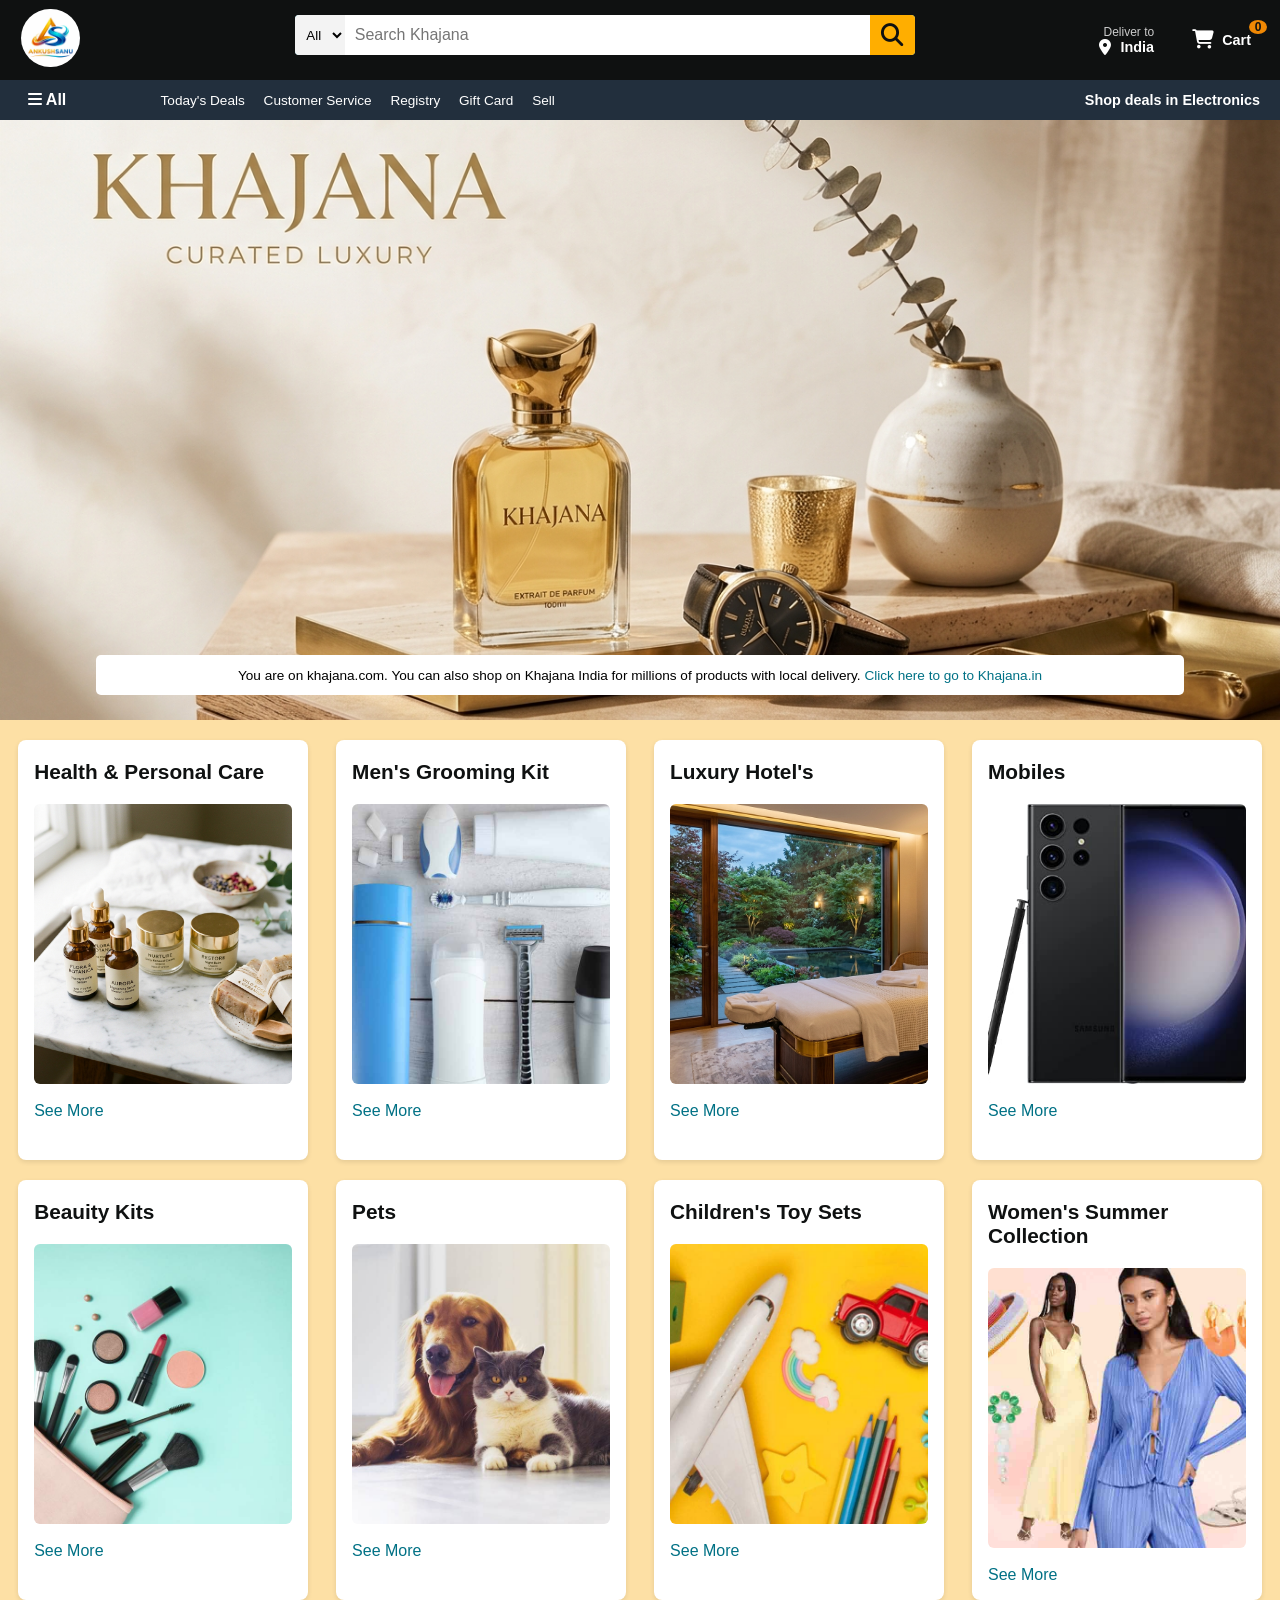
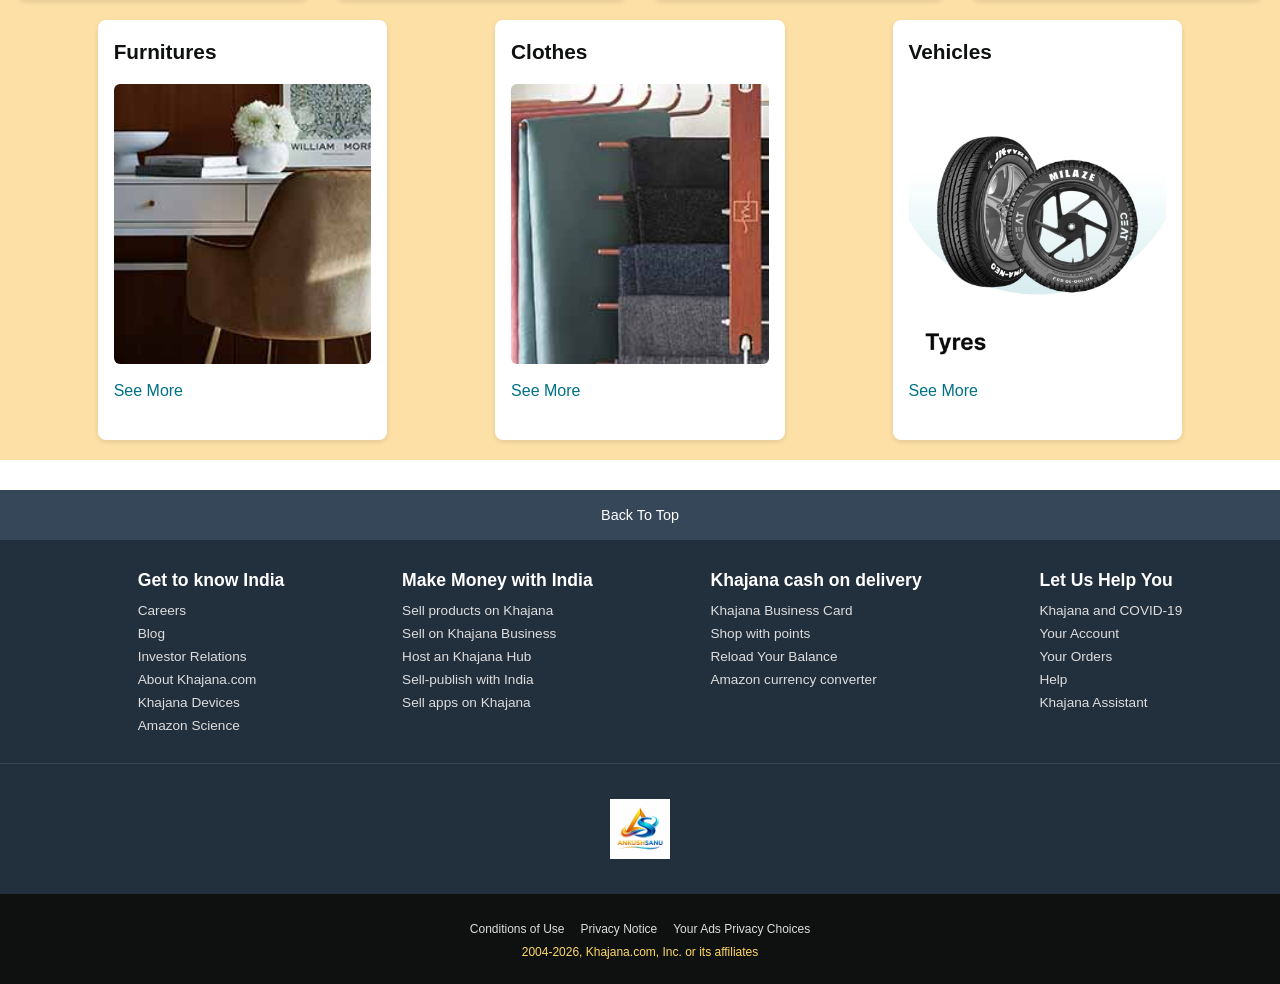
<file: index.html>
<!DOCTYPE html>
<html lang="en">
    <head>
        <meta charset="UTF-8">
        <meta http-equiv="X-UA-Compatible" content="If=edge">
        <meta name="viewport" content="width=device-width, initial-scale=1.0">
        <meta name="google-site-verification" content="YveVI8qafXAn0iW12IzyN6Q8bIkjZqe2Y7-ddtSnkNc" />
        <title>Khajana-Online Shoping Site</title>
        <link rel="stylesheet" href="https://cdnjs.cloudflare.com/ajax/libs/font-awesome/6.4.0/css/all.min.css"/>
    <link rel="stylesheet" href="style.css">
</head>
<body>
    <header>
        <!-- Navbar: Logo left, Search middle, Address+Cart right -->
        <div class="navbar">
            <!-- Left: Logo -->
            <div class="nav-logo border">
                <div class="logo">
                    <img src="logo.jpg" alt="Khajana Logo">
                </div>
            </div>

            <!-- Center: Search bar -->
            <div class="nav-search">
                <select class="search-select">
                    <option>All</option>
                </select>
                <input placeholder="Search Khajana" class="search-input">
                <div class="search-icon">
                    <i class="fa-solid fa-magnifying-glass"></i>
                </div>
                
            </div>

            <!-- Right: Address + Cart -->
            <div class="nav-right">
                <div class="nav-address border">
                    <p class="add-first">Deliver to</p>
                    <div class="add-icon">
                        <i class="fa-solid fa-location-dot"></i>
                        <p class="add-second">India</p>
                    </div>
                </div>
                <div class="nav-cart border">
                    <i class="fa-solid fa-cart-shopping"></i>
                    <span class="cart-count">0</span>
                    <span class="cart-text">Cart</span>
                </div>
            </div>
            
        </div>

        <!-- Panel (below navbar) -->
        <div class="panel">
            <div class="panel-all">
                <i class="fa-solid fa-bars"></i> All
            </div>
            <div class="panel-ops">
                <p>Today's Deals</p>
                <p>Customer Service</p>
                <p>Registry</p>
                <p>Gift Card</p>
                <p>Sell</p>
            </div>
            <div class="panel-deals">
                Shop deals in Electronics
            </div>
        </div>
    </header>

    <!-- Hero banner with hero.jpg (excluded from renaming) -->
    <div class="hero-section" style="background-image: url('hero.jpg');">
        <div class="hero-msg">
            <p>You are on khajana.com. You can also shop on Khajana India for millions of products with local delivery. <a href="#">Click here to go to Khajana.in</a></p>
        </div>
    </div>

    <!-- Product grid: img-1 to img-11 -->
    <div class="shop-section">
        <!-- img-1 -->
        <div class="box">
            <div class="box-content">
                <h2>Health & Personal Care</h2>
                <div class="box-image" style="background-image: url('img.jpg');" data-image-name="img-1"></div>
                <p>See More</p>
            </div>
        </div>
        <!-- img-2 -->
        <div class="box">
            <div class="box-content">
                <h2>Men's Grooming Kit</h2>
                <div class="box-image" style="background-image: url('img-2.jpg');" data-image-name="img-2"></div>
                <p>See More</p>
            </div>
        </div>
        <!-- img-3 -->
        <div class="box">
            <div class="box-content">
                <h2>Luxury Hotel's</h2>
                <div class="box-image" style="background-image: url('img-3.jpg');" data-image-name="img-3"></div>
                <p>See More</p>
            </div>
        </div>
        <!-- img-4 -->
        <div class="box">
            <div class="box-content">
                <h2>Mobiles</h2>
                <div class="box-image" style="background-image: url('img-4.jpg');" data-image-name="img-4"></div>
                <p>See More</p>
            </div>
        </div>
        <!-- img-5 -->
        <div class="box">
            <div class="box-content">
                <h2>Beauity Kits</h2>
                <div class="box-image" style="background-image: url('img-5.jpg');" data-image-name="img-5"></div>
                <p>See More</p>
            </div>
        </div>
        <!-- img-6 -->
        <div class="box">
            <div class="box-content">
                <h2>Pets</h2>
                <div class="box-image" style="background-image: url('img-6.jpg');" data-image-name="img-6"></div>
                <p>See More</p>
            </div>
        </div>
        <!-- img-7 -->
        <div class="box">
            <div class="box-content">
                <h2>Children's Toy Sets</h2>
                <div class="box-image" style="background-image: url('img-7.jpg');" data-image-name="img-7"></div>
                <p>See More</p>
            </div>
        </div>
        <!-- img-8 -->
        <div class="box">
            <div class="box-content">
                <h2>Women's Summer Collection</h2>
                <div class="box-image" style="background-image: url('img-8.jpg');" data-image-name="img-8"></div>
                <p>See More</p>
            </div>
        </div>
        <!-- img-9 -->
        <div class="box">
            <div class="box-content">
                <h2>Furnitures</h2>
                <div class="box-image" style="background-image: url('img-9.jpg');" data-image-name="img-9"></div>
                <p>See More</p>
            </div>
        </div>
        <!-- img-10 -->
        <div class="box">
            <div class="box-content">
                <h2>Clothes</h2>
                <div class="box-image" style="background-image: url('img-10.jpg');" data-image-name="img-10"></div>
                <p>See More</p>
            </div>
        </div>
        <!-- img-11 -->
        <div class="box">
            <div class="box-content">
                <h2>Vehicles</h2>
                <div class="box-image" style="background-image: url('img-11.jpg');" data-image-name="img-11"></div>
                <p>See More</p>
            </div>
        </div>
    </div>

    <footer>
        <div class="foot-panel1">Back To Top</div>
        <div class="foot-panel2">
            <ul><p>Get to know India</p><a href="#">Careers</a><a href="#">Blog</a><a href="#">Investor Relations</a><a href="#">About Khajana.com</a><a href="#">Khajana Devices</a><a href="#">Amazon Science</a></ul>
            <ul><p>Make Money with India</p><a href="#">Sell products on Khajana</a><a href="#">Sell on Khajana Business</a><a href="#">Host an Khajana Hub</a><a href="#">Sell-publish with India</a><a href="#">Sell apps on Khajana</a></ul>
            <ul><p>Khajana cash on delivery</p><a href="#">Khajana Business Card</a><a href="#">Shop with points</a><a href="#">Reload Your Balance</a><a href="#">Amazon currency converter</a></ul>
            <ul><p>Let Us Help You</p><a href="#">Khajana and COVID-19</a><a href="#">Your Account</a><a href="#">Your Orders</a><a href="#">Help</a><a href="#">Khajana Assistant</a></ul>
        </div>
        <div class="foot-panel3"><div class="logo"></div></div>
        <div class="foot-panel4">
            <div class="pages"><a href="#">Conditions of Use</a><a href="#">Privacy Notice</a><a href="#">Your Ads Privacy Choices</a></div>
            <div class="copyright"><a>2004-2026, Khajana.com, Inc. or its affiliates</a></div>
        </div>
    </footer>
</body>
</html>
</file>
<file: style.css>
*{
    margin: 0;
    font-family: Arial, sans-serif;
    box-sizing: border-box;
}

/** NAVBAR **/
.navbar {
    height: 80px;
    background-color: #0f1111;
    color: white;
    display: flex;
    align-items: center;
    justify-content: space-between;/*space between left,center,right*/
    padding: 0 20px;
    gap: 20px; 
}

/** left:logo **/
.nav-logo {
    height: 75px;
    width: 100px; /*adjust based on your logo*/
    flex-shrink: 0;
}

.logo img{
    border-radius: 50%;
    object-fit: contain;
    margin-top: 5px;
    height:60%;
    width: 60%;
}

/* Center: Search bar (grows and shrinks, but stays in middle) */
.nav-search {
    display: flex;
    align-items: center;
    background-color: rgb(149, 232, 244);
    max-width: 620px;
    width: 100%;
    height: 40px;
    border-radius: 4px;
    overflow: hidden;
    flex-grow: 1;
    margin-bottom:20px;
    margin-top:10px;
}
.search-select {
    background-color: #f3f3f3;
    width: 50px;
    text-align: center;
    border: none;
    height: 100%;
    cursor: pointer;
}
.search-input {
    flex: 1;
    height: 100%;
    font-size: 1rem;
    border: none;
    padding: 0 10px;
    outline: none;
}
.search-icon {
    width: 45px;
    height: 100%;
    display: flex;
    align-items: center;
    justify-content: center;
    background-color: rgb(255, 174, 0);
    color: #0f1111;
    font-size: 1.4rem;
    cursor: pointer;
}
.nav-search:hover {
    border: 2px solid orange;
    border-radius: 6px;
}

/* Right: Address + Cart group */
.nav-right {
    display: flex;
    align-items: center;
    gap: 20px;
    flex-shrink: 0;
}

/* Address block */
.nav-address {
    padding: 5px 8px;
}
.add-first {
    color: #cccccc;
    font-size: 0.75rem;
    margin-left: 5px;
}
.add-second {
    font-size: 0.9rem;
    font-weight: 700;
    margin-left: 5px;
}
.add-icon {
    display: flex;
    align-items: center;
    gap: 5px;
}

/* Cart block */
.nav-cart {
    display: flex;
    align-items: center;
    gap: 8px;
    font-size: 1.2rem;
    padding: 5px 8px;
    position: relative;
}
.cart-count {
    background-color: #f08804;
    color: #0f1111;
    font-size: 0.75rem;
    font-weight: bold;
    border-radius: 50%;
    padding: 0 5px;
    min-width: 18px;
    text-align: center;
    position: absolute;
    top: -5px;
    right: -8px;
}
.cart-text {
    font-size: 0.9rem;
    font-weight: 700;
}

/* Border hover effect */
.border {
    border: 1.5px solid transparent;
    border-radius: 2px;
    transition: border 0.1s;
}
.border:hover {
    border: 1.5px solid white;
}

/* ========== PANEL ========== */
.panel {
    height: 40px;
    background-color: #222f3d;
    display: flex;
    color: white;
    align-items: center;
    justify-content: space-between;
    padding: 0 20px;
}
.panel-all {
    font-weight: 600;
    cursor: pointer;
    padding: 5px 8px;
}
.panel-ops p {
    display: inline-block;
    margin-left: 15px;
    cursor: pointer;
}
.panel-ops {
    width: 70%;
    font-size: 0.85rem;
}
.panel-deals {
    font-size: 0.9rem;
    font-weight: 700;
    cursor: pointer;
}
.panel-ops p:hover, .panel-all:hover, .panel-deals:hover {
    border: 1px solid white;
    padding: 4px 7px;
    border-radius: 2px;
}

/* ========== HERO SECTION ========== */
.hero-section {
    background-size: cover;
    background-position: center;
    height: 600px;
    display: flex;
    justify-content: center;
    align-items: flex-end;
}
.hero-msg {
    background-color: white;
    color: black;
    height: 40px;
    display: flex;
    align-items: center;
    justify-content: center;
    font-size: 0.85rem;
    width: 85%;
    margin-bottom: 25px;
    border-radius: 5px;
}
.hero-msg a {
    color: #007185;
    text-decoration: none;
    margin:10px auto;
}
.hero-msg a:hover {
    text-decoration: underline;
}

/* ========== SHOP SECTION ========== */
.shop-section {
    display: flex;
    flex-wrap: wrap;
    justify-content: space-evenly;
    background-color: rgb(253, 224, 165);
    padding: 20px 10px;
    gap: 20px;
}
.box {
    height: 420px;
    width: 23%;
    min-width: 220px;
    background-color: white;
    border-radius: 8px;
    padding: 20px 0px 15px;
    transition: transform 0.2s, box-shadow 0.2s;
    box-shadow: 0 2px 5px rgba(0,0,0,0.1);
}
.box:hover {
    transform: translateY(-3px);
    box-shadow: 0 5px 15px rgba(0,0,0,0.2);
}
.box-content {
    margin-left: 1rem;
    margin-right: 1rem;
    display: flex;
    flex-direction: column;
    height: 100%;
}
.box-content h2 {
    font-size: 1.3rem;
    margin-bottom: 10px;
    color: #0f1111;
}
.box-image {
    height: 280px;
    background-size: cover;
    background-position: center;
    background-repeat: no-repeat;
    margin: 10px 0;
    border-radius: 6px;
}
.box-content p {
    color: #007185;
    font-weight: 500;
    margin-top: 8px;
    cursor: pointer;
    align-self: flex-start;
}
.box-content p:hover {
    color: #c45500;
    text-decoration: underline;
}

/* ========== FOOTER ========== */
footer {
    margin-top: 30px;
}
.foot-panel1 {
    background-color: #37475a;
    color: white;
    height: 50px;
    display: flex;
    justify-content: center;
    align-items: center;
    font-size: 0.9rem;
    cursor: pointer;
}
.foot-panel1:hover {
    background-color: #485769;
}
.foot-panel2 {
    background-color: #222f3d;
    color: white;
    display: flex;
    justify-content: space-evenly;
    flex-wrap: wrap;
    padding: 30px 20px;
}
ul {
    list-style: none;
    min-width: 160px;
}
ul p {
    font-size: 1.1rem;
    font-weight: 700;
    color: #ffffff;
    margin-bottom: 12px;
}
ul a {
    display: block;
    font-size: 0.85rem;
    margin-top: 8px;
    color: #dddddd;
    text-decoration: none;
}
ul a:hover {
    text-decoration: underline;
    color: white;
}
.foot-panel3 {
    background-color: #222f3d;
    border-top: 0.5px solid #3a4553;
    display: flex;
    justify-content: center;
    align-items: center;
    padding: 35px 0;
}
.foot-panel3 .logo {
    background-image: url("logo.jpg");
    background-size: contain;
    background-repeat: no-repeat;
    background-position: center;
    width: 120px;
    height: 60px;
}
.foot-panel4 {
    background-color: #0f1111;
    color: white;
    text-align: center;
    padding: 25px 15px;
}
.pages a {
    color: #dddddd;
    font-size: 0.75rem;
    margin: 0 8px;
    text-decoration: none;
}
.pages a:hover {
    text-decoration: underline;
}
.copyright {
    margin-top: 8px;
    font-size: 0.7rem;
}
.copyright a {
    font-size: 0.75rem;
    color: #ffd966;
}

/* ========== RESPONSIVE ========== */
@media (max-width: 1024px) {
    .box {
        width: 30%;
    }
}
@media (max-width: 768px) {
    .navbar {
        flex-wrap: wrap;
        height: auto;
        gap: 15px;
    }
    .nav-search {
        order: 3;
        width: 100%;
        max-width: none;
    }
    .nav-right {
        margin-left: auto;
    }
    .box {
        width: 45%;
    }
    .hero-section {
        height: 400px;
    }
}
@media (max-width: 480px) {
    .box {
        width: 90%;
    }
    .foot-panel2 {
        flex-direction: column;
        align-items: center;
        text-align: center;
    }
    .nav-right {
        gap: 10px;
    }
    .cart-text {
        display: none; /* hide text on very small screens, keep icon only */
    }
}
</file>
